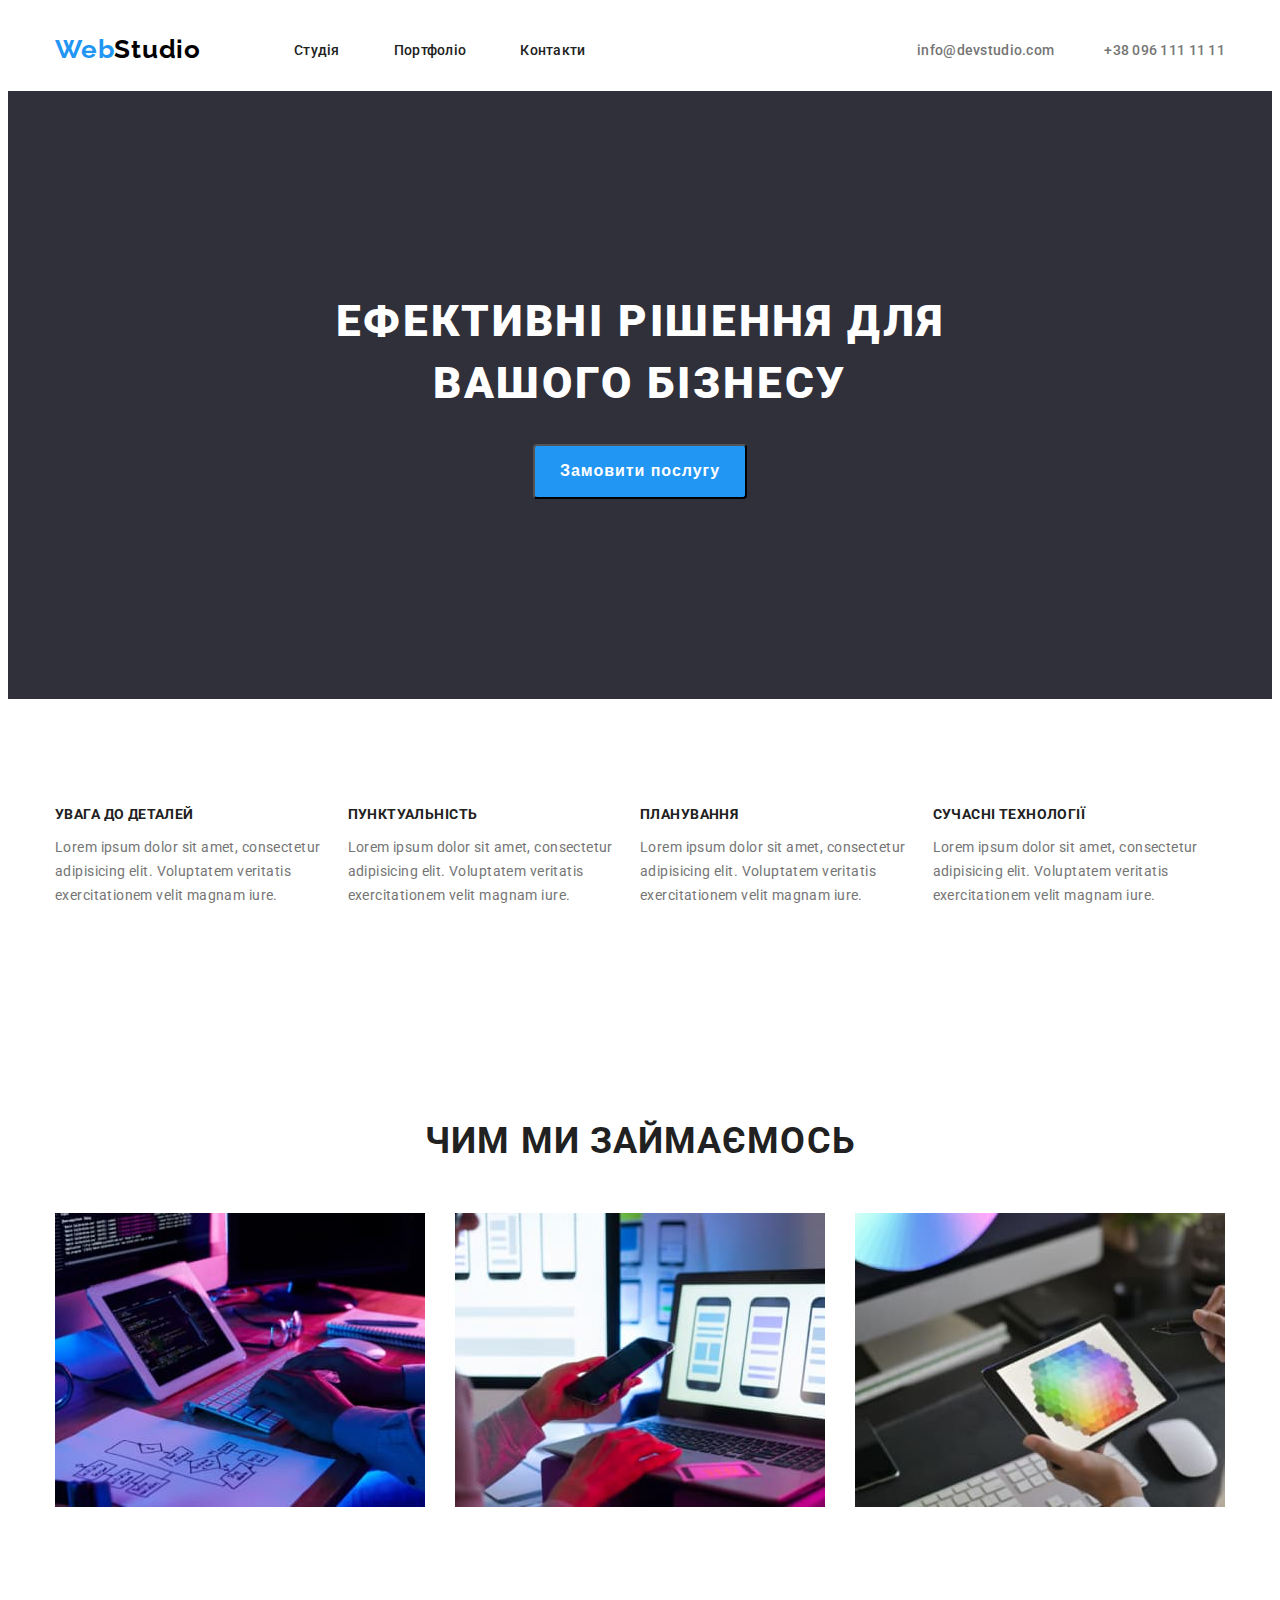
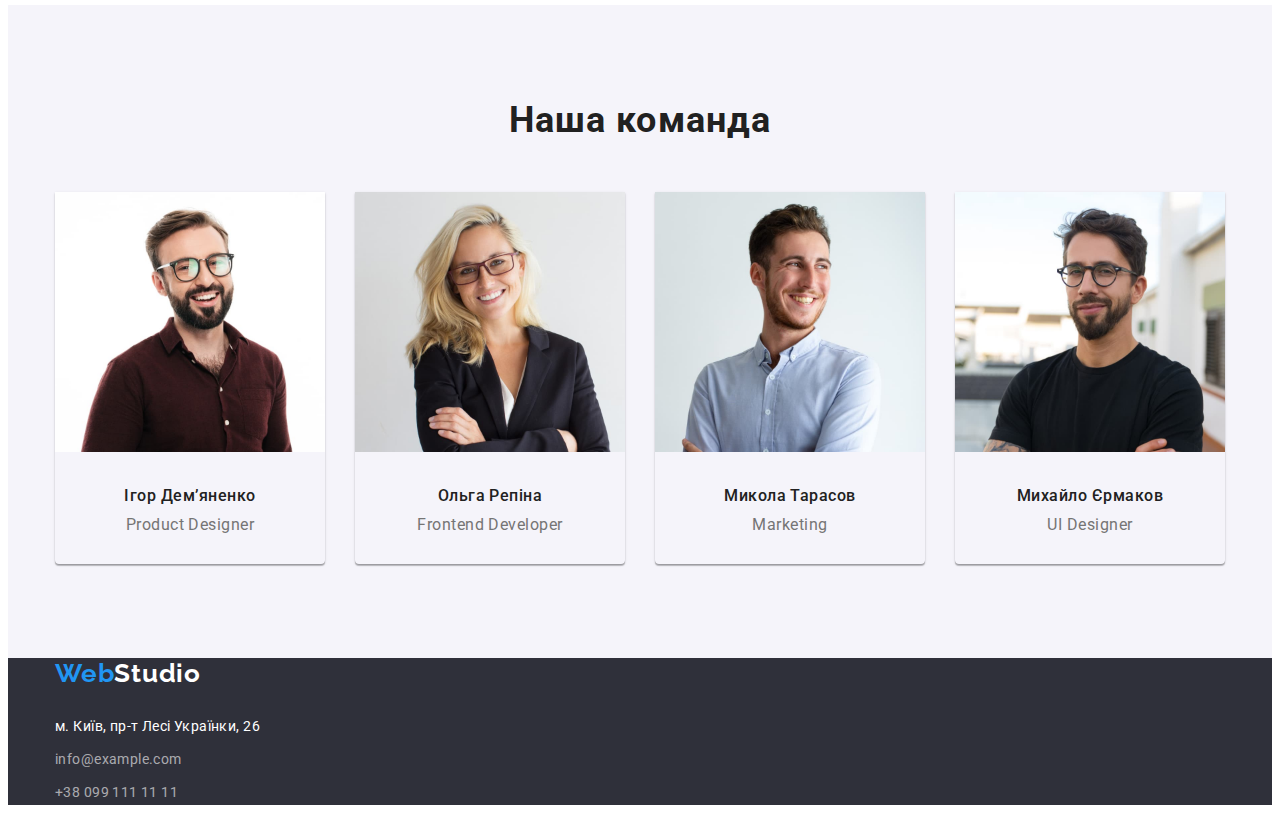
<file: index.html>
<!DOCTYPE html>
<html lang="en">
<head>
    <meta charset="UTF-8">
    <meta http-equiv="X-UA-Compatible" content="IE=edge">
    <meta name="viewport" content="width=device-width, initial-scale=1.0">
    <link href="https://fonts.googleapis.com/css2?family=Raleway:wght@700&family=Roboto:wght@400;500;700;900&display=swap"
        rel="stylesheet">
    <title>Web studio</title>
    <link rel="stylesheet" href="style.css">
</head>
<body>
<!-- header -->
<header>
    <div class="container header-nav">
        <a class="logo" href="./">
            <p><span class="logo-span">Web</span>Studio</p>
        </a>
        <nav>
            <ul class="nav-list">
                <li class="list-item"><a class="nav-link" href="./">Студія</a></li>
                <li class="list-item"><a class="nav-link" href="/portfolio.html" target="_blank"
                        rel="noopener noreferer">Портфоліо</a></li>
                <li class="list-item"><a class="nav-link" href="">Контакти</a></li>
            </ul>
        </nav>
        <ul class="contact-list">
            <li class="contact-item"><a class="nav-contact" href="mailto:info@devstudio.com">info@devstudio.com</a></li>
            <li class="contact-item"><a class="nav-contact" href="tel:+380961111111">+38 096 111 11 11</a></li>
        </ul>
    </div>
</header>

<main>
    <!-- Секція герой -->
        <section class="hero-section">
            <div class="container container-hero">
                <h1 class="hero-title">
                    Ефективні рішення для </br> вашого бізнесу
                </h1>
                <button class="hero-button" type="button"><span class="button-tite">Замовити послугу</span></button>
            </div>
        </section>


    <!-- Секція особливості  -->
        <section class="section">
            <h2 class="visually-hidden">Особливості</h2>
            <div class="container">
                <ul class="features">
                    <li class="featurs-item">
                        <h3 class="specific-title">УВАГА ДО ДЕТАЛЕЙ</h3>
                        <p class="description-specific">Lorem ipsum dolor sit amet, consectetur adipisicing elit. Voluptatem
                            veritatis exercitationem velit magnam iure.</p>
                    </li>
                    <li class="featurs-item">
                        <h3 class="specific-title">ПУНКТУАЛЬНІСТЬ</h3>
                        <p class="description-specific">Lorem ipsum dolor sit amet, consectetur adipisicing elit. Voluptatem
                            veritatis exercitationem velit magnam iure.</p>
                    </li>
                    <li class="featurs-item">
                        <h3 class="specific-title">ПЛАНУВАННЯ</h3>
                        <p class="description-specific">Lorem ipsum dolor sit amet, consectetur adipisicing elit. Voluptatem
                        veritatis exercitationem velit magnam iure.</p>
                    </li>
                    <li class="featurs-item">
                        <h3 class="specific-title">СУЧАСНІ ТЕХНОЛОГІЇ</h3>
                        <p class="description-specific">Lorem ipsum dolor sit amet, consectetur adipisicing elit. Voluptatem
                            veritatis exercitationem velit magnam iure.</p>
                    </li>
                </ul>
            </div>
        </section>
    
    <!-- Секція чим займаємось -->
        <section class="section">
            <div class="container">
                <h2 class="section-title">ЧИМ МИ ЗАЙМАЄМОСЬ</h2>
                <ul class="image">
                    <li><img src="img/descktop and laptop.jpg" alt="descktop"></li>
                    <li><img src="img/second descktop and laptop.jpg" alt="image2"></li>
                    <li><img src="img/tablet.jpg" alt="image3"></li>
                </ul>
            </div>
        </section>
    
    <!-- Секція знайомства -->

        <section id="team" class="section our-team">
            <div class="container">
                <p class="section-title">Наша команда</p>
                <ul class="team">
                    <li class="team-link">
                        <img src="img/demyanenko.jpg" alt="Demianko" width="270" height="260">
                        <p class="name-employee">Ігор Дем’яненко</p>
                        <p class="position-employee">Product Designer</p>
                    </li>
                    <li class="team-link">
                        <img src="img/repina.jpg" alt="Rapina" width="270" height="260">
                        <p class="name-employee">Ольга Репіна</p>
                        <p class="position-employee">Frontend Developer</p>
                    </li>
                    <li class="team-link"> 
                        <img src="img/tarasov.jpg" alt="Tarasov" width="270" height="260">
                        <p class="name-employee">Микола Тарасов</p>
                        <p class="position-employee">Marketing</p>
                    </li>
                    <li class="team-link">
                        <img src="img/ermakov.jpg" alt="Ermakov" width="270" height="260">
                        <p class="name-employee">Михайло Єрмаков</p>
                        <p class="position-employee">UI Designer</p>
                    </li>
                </ul>
            </div>
        </section>
    
</main>
<!-- footer -->
<footer class="footer">
    <div class="container">
        <nav>
            <a class="logo" href="./">
                <p class="logo-text"><span class="logo-span">Web</span>Studio</p>
            </a>
        </nav>
        <address class="address">м. Київ, пр-т Лесі Українки, 26</address>
        <ul >
            <li class="footer-list-item"><a class="footer-contact" href="mailto:info@example.com">info@example.com</a></li>
            <li class="footer-list-item"><a class="footer-contact" href="tel:+380991111111">+38 099 111 11 11</a></li>
        </ul>
    </div>
</footer>

</body>
</html>
</file>
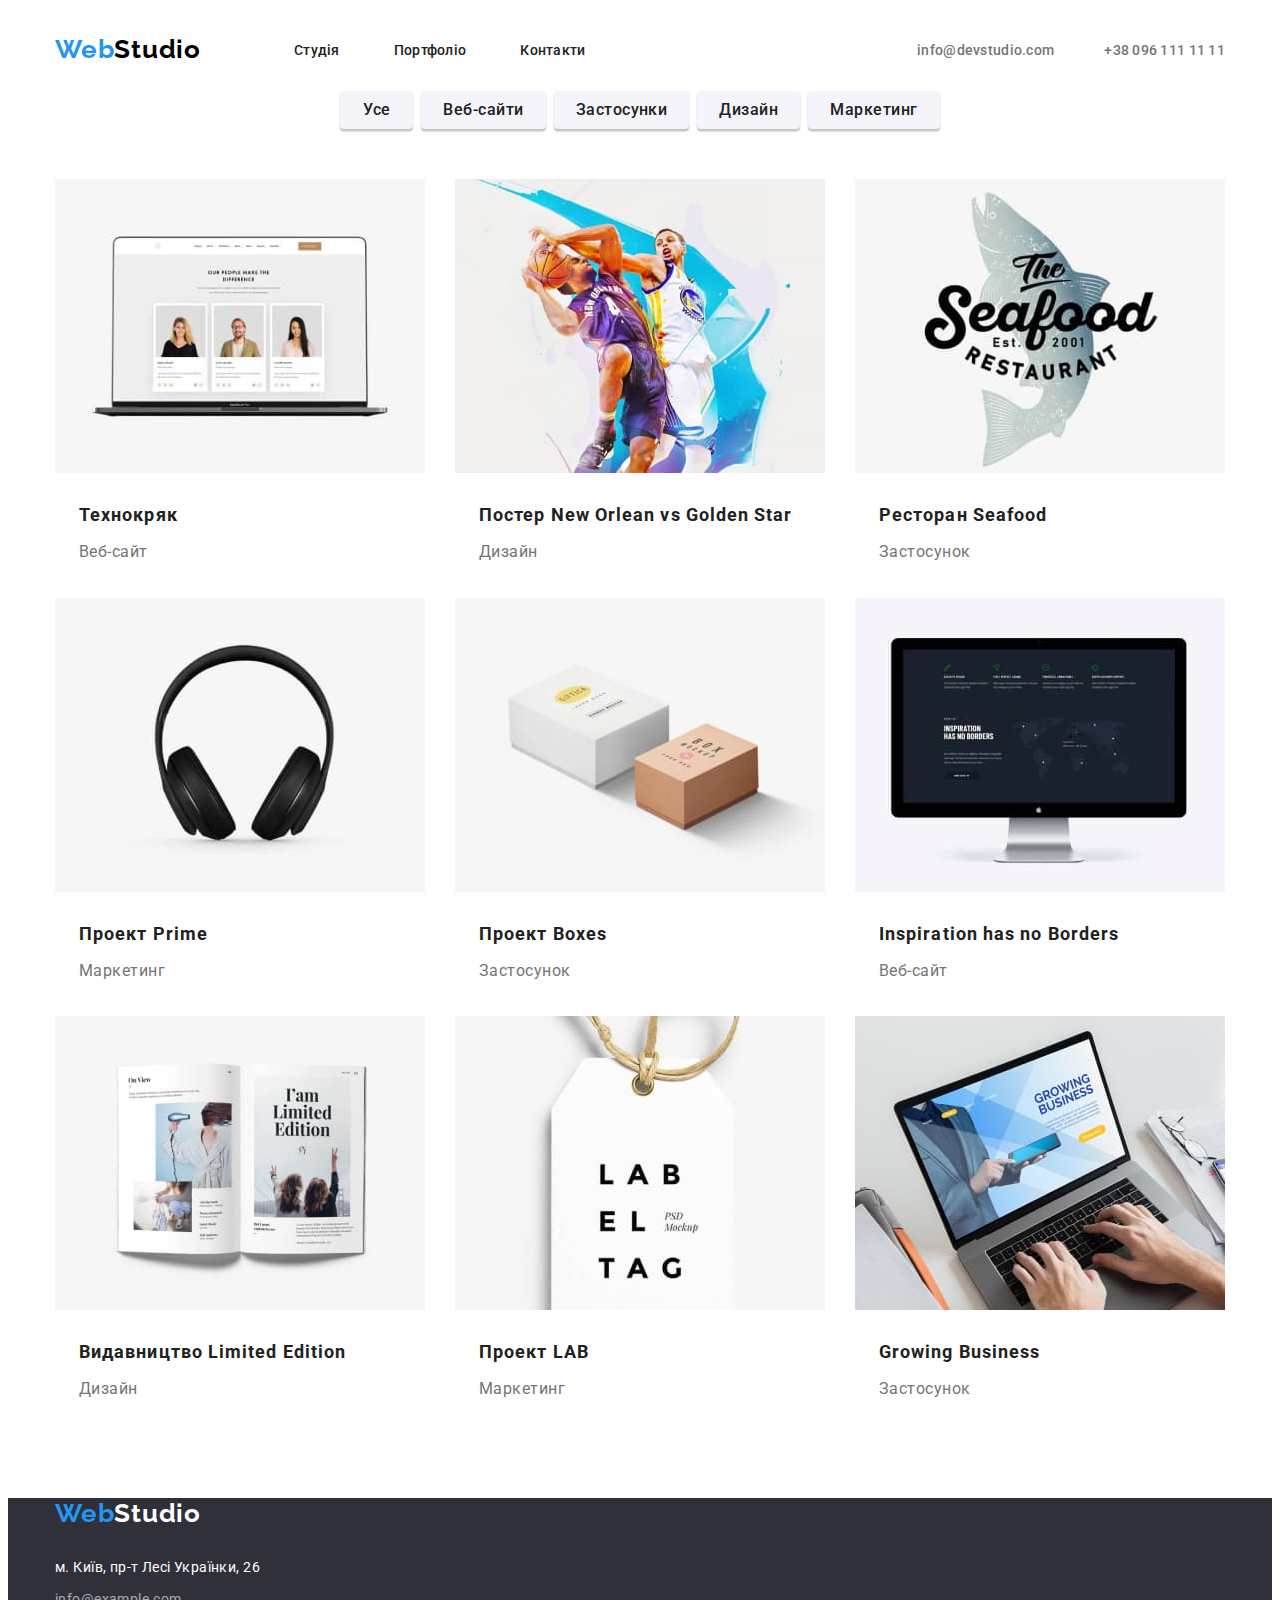
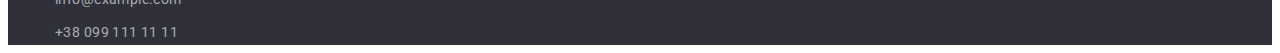
<file: portfolio.html>
<!DOCTYPE html>
<html lang="en">
<head>
    <meta charset="UTF-8">
    <meta http-equiv="X-UA-Compatible" content="IE=edge">
    <meta name="viewport" content="width=device-width, initial-scale=1.0">
    <link href="https://fonts.googleapis.com/css2?family=Raleway:wght@700&family=Roboto:wght@400;500;700;900&display=swap"
        rel="stylesheet">
    <title>Portfolio</title>
    <link rel="stylesheet" href="style.css">
</head>
<body>
<!-- headear -->
<header>
    <div class="container header-nav">
        <a class="logo" href="./">
            <p><span class="logo-span">Web</span>Studio</p>
        </a>
        <nav>
            <ul class="nav-list">
                <li class="list-item"><a class="nav-link" href="./">Студія</a></li>
                <li class="list-item"><a class="nav-link" href="/portfolio.html" target="_blank"
                        rel="noopener noreferer">Портфоліо</a></li>
                <li class="list-item"><a class="nav-link" href="">Контакти</a></li>
            </ul>
        </nav>
        <ul class="contact-list">
            <li class="contact-item"><a class="nav-contact" href="mailto:info@devstudio.com">info@devstudio.com</a></li>
            <li class="contact-item"><a class="nav-contact" href="tel:+380961111111">+38 096 111 11 11</a></li>
        </ul>
    </div>
</header>
<main>
    <section>
        <div class="container">
            <ul class="portfolio-button">
                <li><a class="filter-button" href="">Усе</a></li>
                <li><a class="filter-button" href="">Веб-сайти</a></li>
                <li><a class="filter-button" href="">Застосунки</a></li>
                <li><a class="filter-button" href="">Дизайн</a></li>
                <li><a class="filter-button" href="">Маркетинг</a></li>
            </ul>
        </div>
    </section>
    <section>
        <div class="container">
            <ul class="examples">
                <li class="examples-link">
                    <a href="">
                        <img src="img/laptop.jpg" alt="website" width="370" height="294">
                            <p class="card-title">Технокряк</p>
                            <p class="card-description">Веб-сайт</p>
                    </a>
                </li>
                <li class="examples-link">
                    <a href="">
                        <img src="img/img.jpg" alt="Design" width="370" height="294">
                        <p class="card-title">Постер New Orlean vs Golden Star</p>
                        <p class="card-description">Дизайн</p>
                    </a>
                </li>
                <li class="examples-link">
                    <a href="">
                        <img src="img/logo.jpg" alt="application" width="370" height="294">
                        <p class="card-title">Ресторан Seafood</p>
                        <p class="card-description">Застосунок</p>
                    </a>
                </li>
                <li class="examples-link">
                    <a href="">
                        <img src="img/headphone.jpg" alt="headphone" width="370" height="294">
                        <p class="card-title">Проект Prime</p>
                        <p class="card-description">Маркетинг</p>
                    </a>
                </li>
                <li class="examples-link">
                    <a href="">
                        <img src="img/boxes.jpg" alt="boxes" width="370" height="294">
                        <p class="card-title">Проект Boxes</p>
                        <p class="card-description">Застосунок</p>
                    </a>
                </li>
                <li class="examples-link">
                    <a href="">
                        <img src="img/screen.jpg" alt="screen" width="370" height="294">
                        <p class="card-title">Inspiration has no Borders</p>
                        <p class="card-description">Веб-сайт</p>
                    </a>
                </li>
                <li class="examples-link">
                    <a href="">
                        <img src="img/book.jpg" alt="book" width="370" height="294">
                        <p class="card-title">Видавництво Limited Edition</p>
                        <p class="card-description">Дизайн</p>
                    </a>
                </li>
                <li class="examples-link">
                    <a href="">
                        <img src="img/keychain.jpg" alt="keychain" width="370" height="294">
                        <p class="card-title">Проект LAB</p>
                        <p class="card-description">Маркетинг</p>
                    </a>
                </li>
                <li class="examples-link">
                    <a href="">
                        <img src="img/laptop on table.jpg" alt="laptop" width="370" height="294">
                        <p class="card-title">Growing Business</p>
                        <p class="card-description">Застосунок</p>
                    </a>
                </li>
            </ul>
        </div>
    </section>
</main>
<footer class="footer">
    <div class="container">
        <nav>
            <a class="logo" href="./">
                <p class="logo-text"><span class="logo-span">Web</span>Studio</p>
            </a>
        </nav>
        <address class="address">м. Київ, пр-т Лесі Українки, 26</address>
        <ul>
            <li class="footer-list-item"><a class="footer-contact" href="mailto:info@example.com">info@example.com</a></li>
            <li class="footer-list-item"><a class="footer-contact" href="tel:+380991111111">+38 099 111 11 11</a></li>
        </ul>
    </div>
</footer>
</body>
</html>
</file>
<file: style.css>
/* primery-text-color: color: #212121
text-color: color: #757575
secondary-color: color: #ffffff
link-color: color: rgba(255, 255, 255, 0.6)
secondary-link-color: color: #2196F3
background-color: background-color: #2F303A*/

/* WebStudio */
.container
{
    width: 1200px;
    margin-left: auto;
    margin-right: auto;
    margin-top: 0;
    padding-left: 15px;
    padding-right: 15px;
}
.section
{
    padding-top: 94px;
    padding-bottom: 94px;
    margin-top: 0px;
    margin-bottom: 0px;
}

:root
{
    --primery-text-color: #757575;
    --title-text-color: #212121;
    --acent-color: #2196F3;
    --background-color: #ffffff;
    --button-color: #F5F4FA;
}
body
{
    color: var(--primery-text-color);
    background-color: #ffffff;
    font-family: roboto, sans-serif
}
a {
    text-decoration: none;
}
ul
{
    list-style: none;
    padding: 0;
    margin: 0;
}
html {
    box-sizing: border-box;
}
*,
*::before,
*::after{
    box-sizing: inherit;
}
    /* headear */
    .logo
    {
        color: #000000;
        font-family: 'Raleway', sans-serif;
        font-style: normal;
        font-weight: 700;
        font-size: 26px;
        line-height: 1.2;
        letter-spacing: 0.03em;
    }
    .logo-text
    {
        color: var(--background-color);
        margin-top: 0;
    }
    .logo-span,
    .nav-link:focus,
    .nav-link:hover,
    .nav-contact:focus,
    .nav-contact:hover
    {
        color: var(--acent-color)
    }
    .nav-link
    {
        color: var(--title-text-color);
        font-style: normal;
        font-weight: 500;
        font-size: 14px;
        line-height: 1.1;
        letter-spacing: 0.02em;
    }
    .nav-contact
    {
        color: var(--primery-text-color);
        font-style: normal;
        font-weight: 500;
        font-size: 14px;
        line-height: 1.1;
        letter-spacing: 0.02em;
    }
    .header-nav{
        margin-bottom: 0;
    }
    .header-nav, .contact-list {
        display: flex;
        align-items: center;
        justify-content: flex-start;
        /* align-items: baseline; */
    }
    .nav-list {
        display: flex;
        margin-left: 93px;
    }
    .nav-list li+li {
        margin-left: 54px;
    }
    .contact-list{
        display: flex;
        align-items: center;
        justify-content: flex-start;
        margin-left: auto;
    }
    .contact-list li+li {
        margin-left: 50px;
    }

    /* Секція герой */
    .hero-section
    {
        background-color: #2F303A;
        text-align: center;
        padding-top: 200px;
        padding-bottom: 200px;
    }
    .hero-title
    {
        color: var(--background-color);
        font-style: normal;
        font-weight: 900;
        font-size: 44px;
        line-height: 1.4;
        text-align: center;
        letter-spacing: 0.06em;
        text-transform: uppercase;
        margin-bottom: 30px;
        margin-top: 0px;
    }
    .hero-button
    { 
        background-color: var(--acent-color);
        color: var(--background-color);
        display: inline-block;
        min-width: 200px;
        padding: 10px 25px;
        border-radius: 4px;
        text-decoration: none;
        box-shadow: rgba(0 0 0 / 15%);
        margin-top: 0px;

        font-weight: 700;
        font-size: 16px;
        line-height: 2px;
    }
    .button-tite
    {
        font-style: normal;
        font-weight: 700;
        font-size: 16px;
        line-height: 1.9;
        letter-spacing: 0.06em;
        display: flex;
        margin: auto;
    }
    /* Секція особливості */
    .visually-hidden {
        position: absolute;
        width: 1px;
        height: 1px;
        border: 0;
        margin: -1px;
        padding: 0;
        clip: rect(0 0 0 0);
        overflow: hidden;
    }
    .specific-title
    {
        color: var(--title-text-color);
        font-style: normal;
        font-weight: 700;
        font-size: 14px;
        line-height: 1.1;
        letter-spacing: 0.03em;
        text-transform: uppercase;
    }
    .description-specific
    {
        color: var(--primery-text-color);
        font-style: normal;
        font-weight: 400;
        font-size: 14px;
        line-height: 1.7;
        letter-spacing: 0.03em;
    }
    .features{
        display: flex;
        justify-content: space-between;
        margin-bottom: 10px;
    }
    .features-item{
        width: 270px;
    }
    /* Секція чим займаємось */
    .section-title
    {
        color: var(--title-text-color);
        font-style: normal;
        font-weight: 700;
        font-size: 36px;
        line-height: 1.2;
        text-align: center;
        letter-spacing: 0.03em;
        margin-bottom: 50px;
        margin-top: 0px;
    }
    .image{
        display: flex;
        justify-content: space-between;
    }
    /* Секція знайомства */
    .our-team{
        background: #F5F4FA;
    }
    .team{
        display: flex;
        justify-content: space-between;
    }
    .team-link{
        width: 270px;
        padding-bottom: 30px;
        box-shadow: 0px 1px 3px rgba(0, 0, 0, 0.12), 0px 1px 1px rgba(0, 0, 0, 0.14), 0px 2px 1px rgba(0, 0, 0, 0.2);
        border-radius: 0px 0px 4px 4px;
    }
    .team li+li{
        margin-left: 30px;
    }
    .team-link img{
        margin-bottom: 30px;
    }
    .title-about-team
    {
        color: var(--title-text-color);
        font-style: normal;
        font-weight: 700;
        font-size: 36px;
        line-height: 1.2;
        text-align: center;
        letter-spacing: 0.03em;
    }
    .name-employee
    {
        color: var(--title-text-color);
        font-style: normal;
        font-weight: 500;
        font-size: 16px;
        line-height: 1.2;
        text-align: center;
        letter-spacing: 0.03em;
        margin: 0;
        margin-bottom: 10px;
    }
    .position-employee
    {
        color: var(--primery-text-color);
        font-style: normal;
        font-weight: 400;
        font-size: 16px;
        line-height: 1.2;
        text-align: center;
        letter-spacing: 0.03em;
        margin: 0;
    }
    /* footer */

    .address
    {
        color: var(--background-color);
        font-style: normal;
        font-weight: 400;
        font-size: 14px;
        line-height: 1.7;
        letter-spacing: 0.03em;
        display: flex;
        margin-bottom: 9px;
    }
    .footer
    {
        background-color: #2F303A;
    }
    .footer-contact
    {
        color: rgba(255, 255, 255, 0.6);
        font-style: normal;
        font-weight: 400;
        font-size: 14px;
        line-height: 1.7;
        letter-spacing: 0.03em;
    }
    .footer-list-item {
        display: flex;    
    }
    .footer-list-item:not(:last-child){
        margin-bottom: 9px;
    }
/* Portfolio */

    /* Filter button */
    .portfolio-button{
        display: flex;
        justify-content: center;

        margin-bottom: 50px;
    }
    .portfolio-button li:not(:last-child){
        margin-right: 8px;
    }
    .title-button
    {
        color: var(--title-text-color);
        font-style: normal;
        font-weight: 500;
        font-size: 16px;
        line-height: 1.6;
        text-align: center;
        letter-spacing: 0.03em;
        width: 73px;
    }
    .filter-button{
        display: inline-block;
        /* border: 1px solid black; */
        border-radius: 4px;
        min-width: 73px;
        height: 38px;
        padding: 6px 22px;
        
        font-style: normal;
        font-weight: 500;
        font-size: 16px;
        line-height: 1.62;
        text-align: center;
        letter-spacing: 0.03em;

        box-shadow: 0px 3px 1px rgba(0, 0, 0, 0.1), 0px 1px 2px rgba(0, 0, 0, 0.08), 0px 2px 2px rgba(0, 0, 0, 0.12);
        border-radius: 4px;

        color: var(--title-text-color);
        background-color: var(--button-color)
    }
    .filter-button:hover,
    .filter-button:focus {
        color: var(--background-color);
        background-color: var(--acent-color);

    }
    /* card */
    .examples{
        display: flex;
        flex-wrap: wrap;
        margin-left: -30px;
        margin-top: -30px;
        margin-bottom: 94px;
    }
    .examples-link{
        flex-basis: calc((100% - 90px) / 3);
        margin-left: 30px;
        margin-top: 30px;
        width: 370px;
    }

    .card-title
    {
        color: var(--title-text-color);

        font-weight: 700;
        font-size: 18px;
        line-height: 2;
        letter-spacing: 0.06em;

        margin-left: 24px;
        margin-right: 24px;
        margin-top: 20px;
        margin-bottom: 4px;
    }
    .card-description
    {
        color: var(--primery-text-color);

        font-weight: 400;
        font-size: 16px;
        line-height: 1.9;
        letter-spacing: 0.03em;

        margin-left: 24px;
        margin-right: 24px;
        margin-top: 0;
        margin-bottom: 0;
    }
</file>
